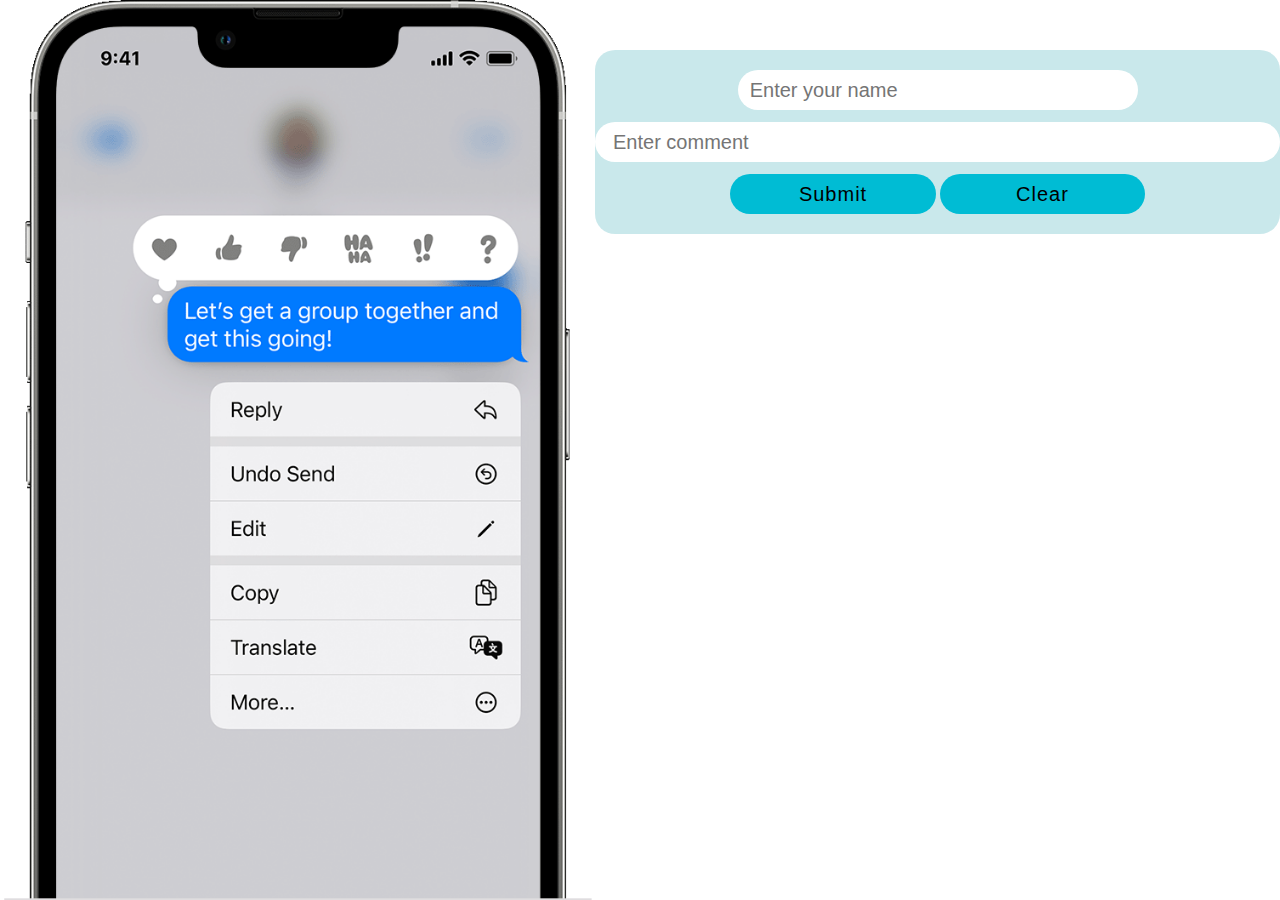
<file: post.html>
<html>
  <head>
    <link rel="stylesheet" href="com.css" />
  </head>
  <body>
    <img src="./img/mesige.png" alt="broken" />
    <div class="container">
      <input
        style="width: 400px"
        type="text"
        placeholder="Enter your name"
        id="name"
      />
      <input
        type="text"
        aria-rowcount="5"
        placeholder=" Enter comment"
        id="comment"
      />
      <button onclick="add()">Submit</button>
      <button onclick="location.reload()">Clear</button>
    </div>
    <ul class="list"></ul>
  </body>
  <script src="com.js"></script>
</html>
</file>
<file: com.css>
* {
  margin: 0;
  border: 0;
  outline: 0;
  list-style: none;
  user-select: none;
}

body {
  display: flex;
  justify-content: center;
  background: #ffffff;
}

.container {
  position: relative;
  margin-top: 50px;
  background: #0094a236;
  width: 100%;
  height: min-content;
  padding: 20px 0;
  text-align: center;
  border-radius: 20px;
  overflow: hidden;
  z-index: 2;
}
.naming {
  width: 100px;
}

.container input {
  height: 40px;
  width: 100%;
  border-radius: 50px;
  font-size: 20px;
}
.container button {
  height: 40px;
  width: 30%;
  border-radius: 50px;
  font-size: 20px;
}
.container input {
  padding-left: 12px;
  margin-bottom: 12px;
  transition: 0.4s;
}
p {
  font-size: 25px;
  color: blue;
  margin-top: 40px;
  display: flex;
}

.container input:focus {
  border: 2px solid #00bcd4;
}

.container button {
  cursor: pointer;
  background: #00bcd4;
  letter-spacing: 1px;
  transition: 0.4s;
}

ul {
  position: absolute;
  width: 450px;
  height: fit-content;

  margin-top: 140px;
  padding-top: 90px;
  border-radius: 20px;
  transition: 0.4s;
}

ul li {
  padding: 15px;
}

ul li span {
  display: flex;
}

ul li span p:nth-child(1) {
  text-transform: uppercase;
  font-size: 20px;
  font-weight: 500;
  color: #ffffff;
  margin-right: 10px;
}

ul li span p:nth-child(2) {
  color: #ffffff;
  font-size: 18px;
  font-weight: 200;
  margin-top: -3px;
}

ul li p:nth-child(2) {
  color: #f5f5f5;
  font-size: 19px;
  font-weight: 400;
  padding-top: 5px;
}
</file>
